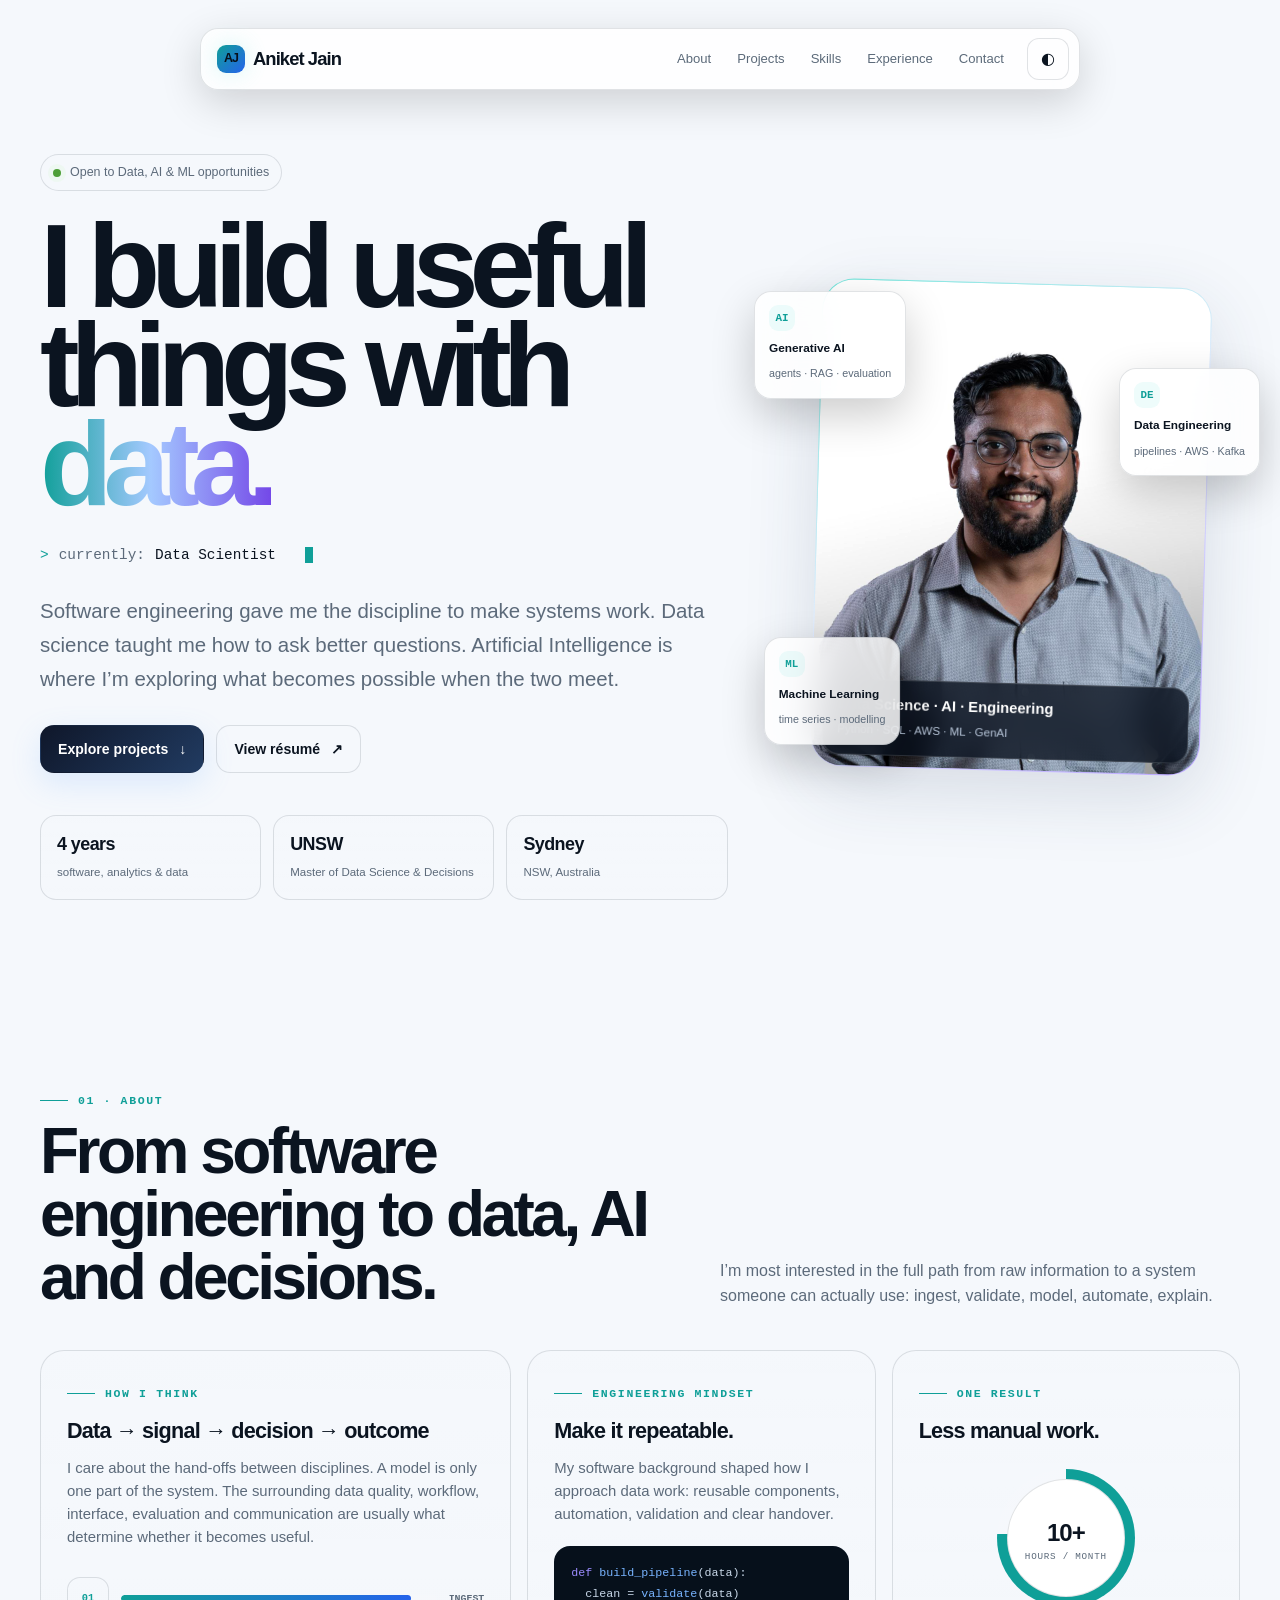
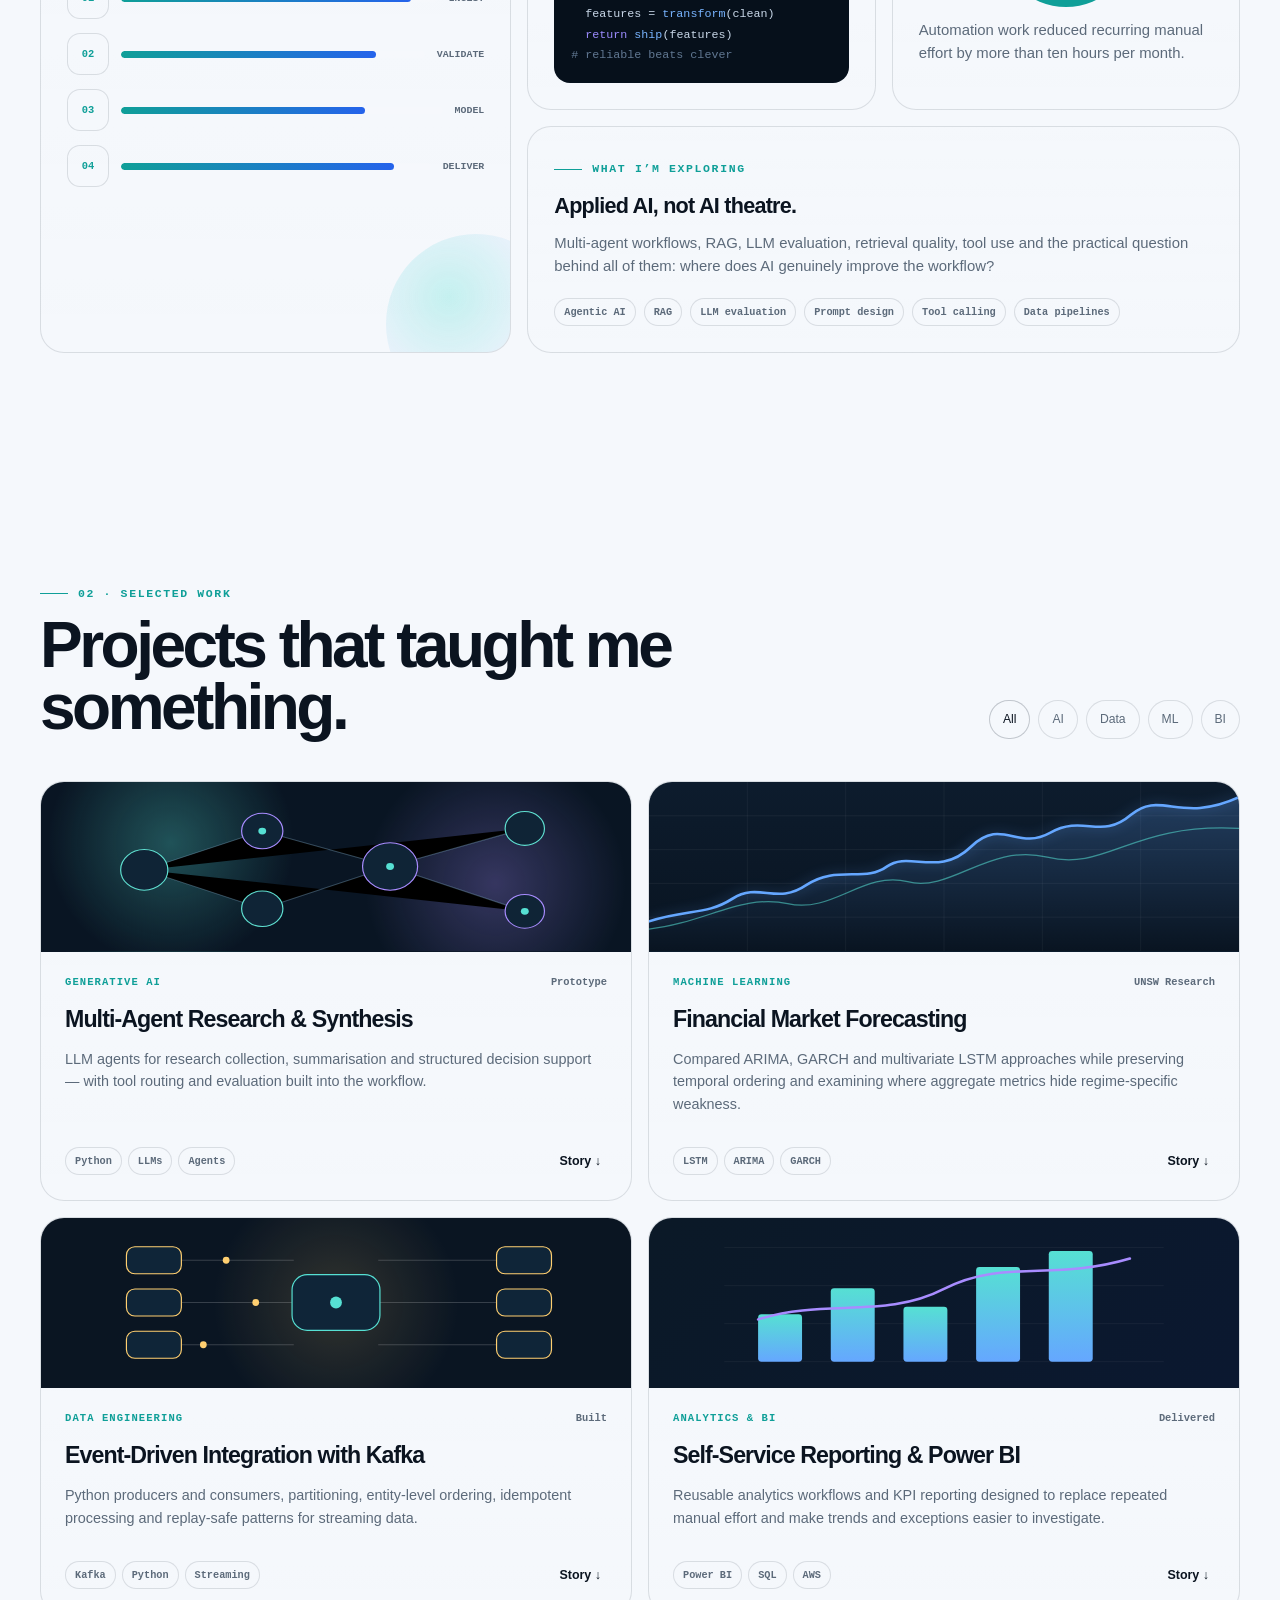
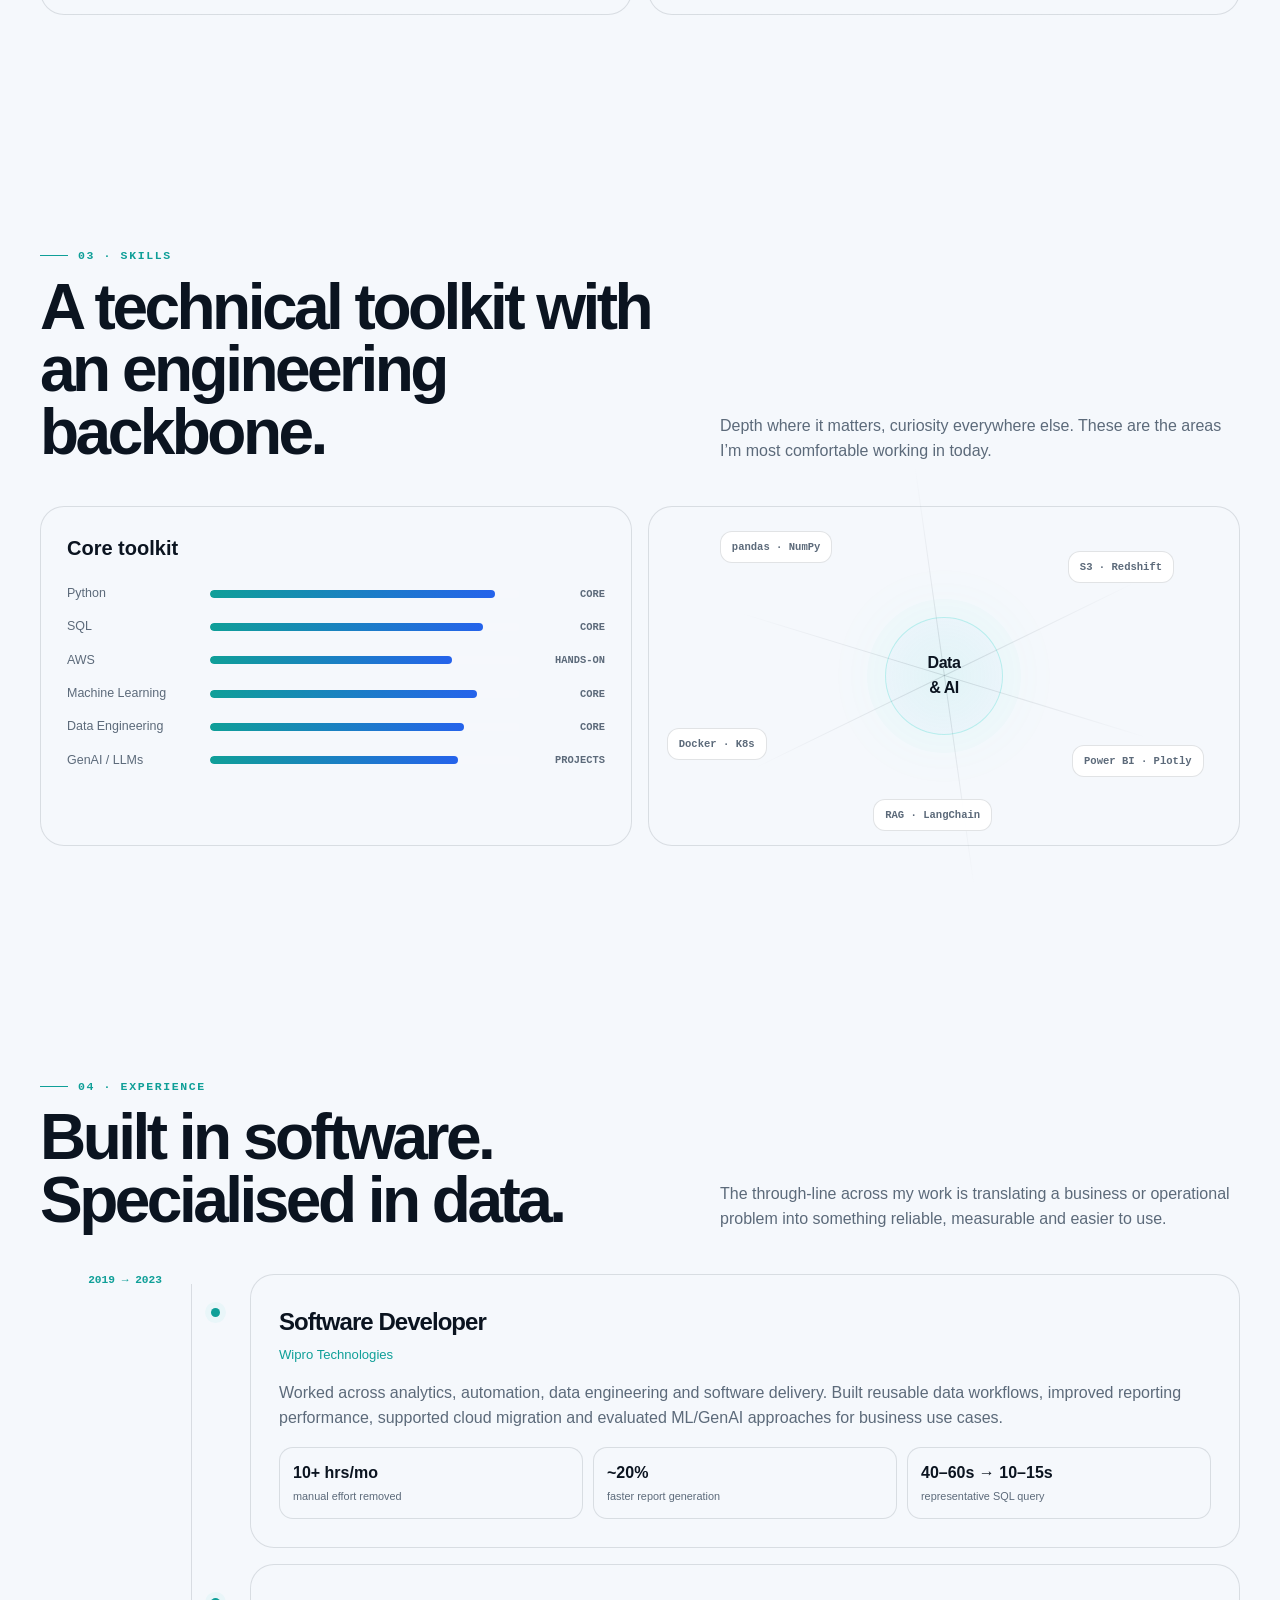
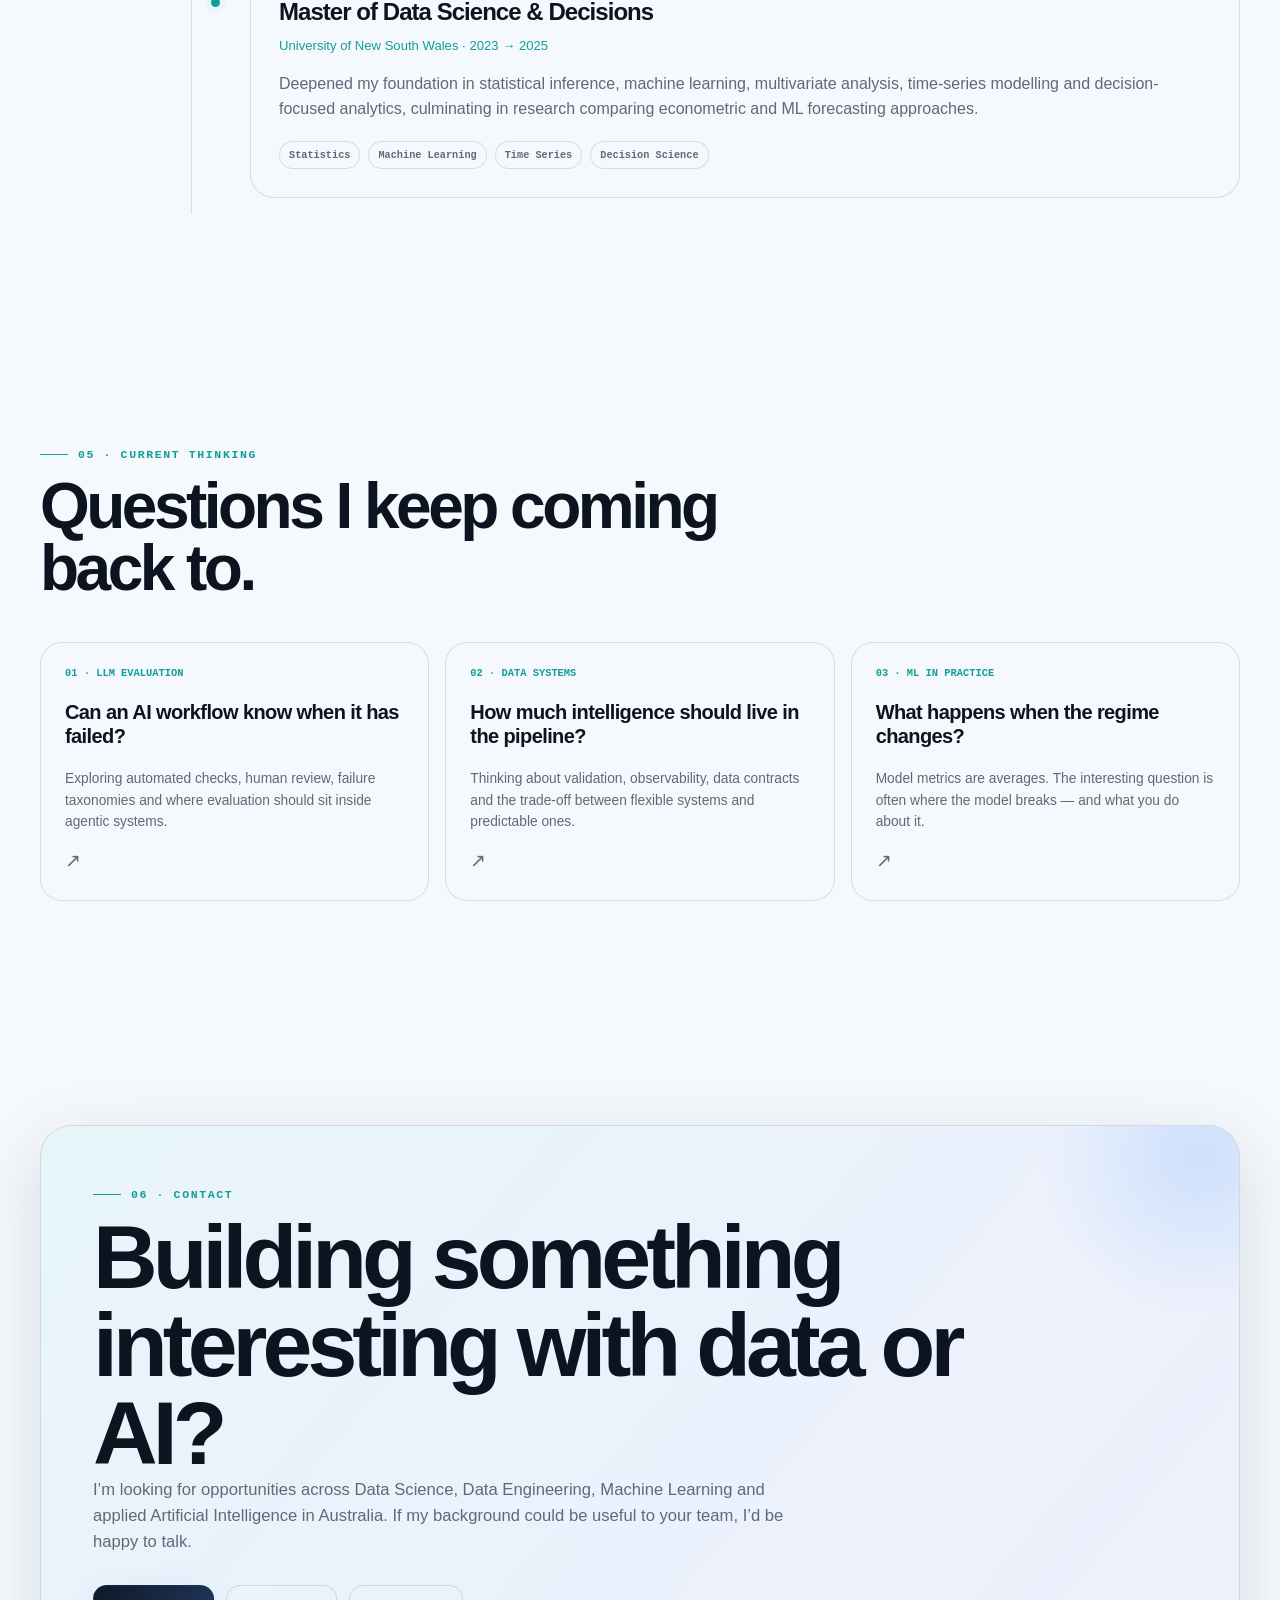
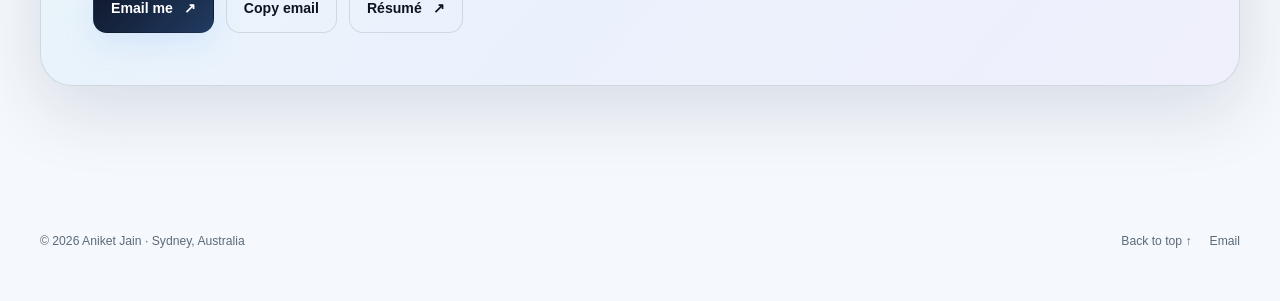
<file: index.html>
<!doctype html>
<html lang="en" data-theme="dark">
<head>
  <meta charset="utf-8" />
  <meta name="viewport" content="width=device-width, initial-scale=1" />
  <meta name="description" content="Aniket Jain — Data Science, Artificial Intelligence and Data Engineering. Python, SQL, AWS, Machine Learning, Generative AI and analytics." />
  <meta name="theme-color" content="#07111f" />
  <meta property="og:title" content="Aniket Jain — Data Science & Artificial Intelligence" />
  <meta property="og:description" content="Software engineering foundation. Data science depth. Practical AI and data systems." />
  <meta property="og:type" content="website" />
  <meta property="og:image" content="assets/aniket-headshot.jfif" />
  <title>Aniket Jain — Data Science & Artificial Intelligence</title>
  <link rel="icon" href="assets/favicon.svg" type="image/svg+xml" />
  <style>
    :root{
      --bg:#07111f;
      --bg2:#0a1728;
      --panel:rgba(15,29,48,.72);
      --panel2:rgba(10,23,40,.92);
      --panel-solid:#0e1b2c;
      --text:#f4f8ff;
      --muted:#98a9bd;
      --line:rgba(255,255,255,.11);
      --line-strong:rgba(255,255,255,.2);
      --blue:#65a7ff;
      --cyan:#56e0d3;
      --violet:#a88cff;
      --lime:#a4f58f;
      --gold:#ffcf70;
      --red:#ff8d8d;
      --shadow:0 24px 70px rgba(0,0,0,.36);
      --radius:24px;
      --max:1200px;
      --sans:Inter,ui-sans-serif,-apple-system,BlinkMacSystemFont,"Segoe UI",Roboto,Helvetica,Arial,sans-serif;
      --mono:"SFMono-Regular",Consolas,"Liberation Mono",Menlo,monospace;
    }
    html[data-theme="light"]{
      --bg:#f5f8fc;
      --bg2:#edf3fa;
      --panel:rgba(255,255,255,.76);
      --panel2:rgba(255,255,255,.94);
      --panel-solid:#fff;
      --text:#0b1420;
      --muted:#5c6a7a;
      --line:rgba(12,26,44,.12);
      --line-strong:rgba(12,26,44,.22);
      --blue:#2563eb;
      --cyan:#0f9f98;
      --violet:#7449e8;
      --lime:#4e9f38;
      --gold:#b7791f;
      --red:#d15454;
      --shadow:0 22px 70px rgba(39,63,91,.15);
    }
    *{box-sizing:border-box}
    html{scroll-behavior:smooth;background:var(--bg)}
    body{margin:0;color:var(--text);font-family:var(--sans);background:var(--bg);line-height:1.55;overflow-x:hidden;-webkit-font-smoothing:antialiased}
    body::before{content:"";position:fixed;inset:0;z-index:-5;background:
      radial-gradient(circle at 12% 8%,rgba(86,224,211,.14),transparent 27rem),
      radial-gradient(circle at 88% 14%,rgba(101,167,255,.17),transparent 29rem),
      radial-gradient(circle at 72% 78%,rgba(168,140,255,.12),transparent 30rem),
      linear-gradient(180deg,var(--bg),var(--bg2));}
    body::after{content:"";position:fixed;inset:0;z-index:-4;pointer-events:none;opacity:.18;background-image:linear-gradient(rgba(255,255,255,.045) 1px,transparent 1px),linear-gradient(90deg,rgba(255,255,255,.045) 1px,transparent 1px);background-size:56px 56px;mask-image:linear-gradient(to bottom,black,transparent 68%)}
    a{color:inherit;text-decoration:none}
    button{font:inherit;color:inherit}
    img{display:block;max-width:100%}
    ::selection{background:var(--cyan);color:#041016}
    .skip{position:fixed;left:16px;top:10px;z-index:9999;transform:translateY(-160%);background:var(--text);color:var(--bg);padding:10px 14px;border-radius:10px}.skip:focus{transform:translateY(0)}
    .scroll-progress{position:fixed;top:0;left:0;height:3px;width:0;z-index:1000;background:linear-gradient(90deg,var(--cyan),var(--blue),var(--violet));box-shadow:0 0 20px rgba(86,224,211,.5)}
    .cursor-glow{position:fixed;width:360px;height:360px;border-radius:50%;pointer-events:none;z-index:-2;transform:translate(-50%,-50%);background:radial-gradient(circle,rgba(101,167,255,.11),transparent 68%);opacity:0;transition:opacity .25s ease}
    .container{width:min(calc(100% - 40px),var(--max));margin:0 auto}
    .section{padding:112px 0}
    .section-head{display:flex;justify-content:space-between;gap:24px;align-items:end;margin-bottom:42px}
    .kicker{display:inline-flex;align-items:center;gap:10px;color:var(--cyan);font:700 .72rem/1 var(--mono);letter-spacing:.14em;text-transform:uppercase;margin-bottom:14px}
    .kicker::before{content:"";width:28px;height:1px;background:currentColor}
    h1,h2,h3,p{margin-top:0}
    h2{font-size:clamp(2.2rem,5vw,4.5rem);line-height:.98;letter-spacing:-.055em;margin-bottom:0;max-width:820px}
    .section-desc{max-width:520px;color:var(--muted);font-size:1rem;margin:0}

    /* header */
    .nav-shell{position:sticky;top:14px;z-index:900;padding-top:14px;pointer-events:none}
    .nav{pointer-events:auto;margin:0 auto;width:min(calc(100% - 28px),880px);height:62px;border:1px solid var(--line);background:color-mix(in srgb,var(--panel2) 90%,transparent);backdrop-filter:blur(20px) saturate(145%);border-radius:18px;display:flex;align-items:center;gap:12px;padding:8px 10px 8px 16px;box-shadow:0 12px 40px rgba(0,0,0,.16)}
    .brand{font-weight:900;letter-spacing:-.05em;font-size:1.15rem;margin-right:auto;display:flex;align-items:center;gap:8px}
    .brand-mark{width:28px;height:28px;border-radius:9px;display:grid;place-items:center;background:linear-gradient(135deg,var(--cyan),var(--blue));color:#06101a;font-size:.78rem;font-weight:900;box-shadow:0 0 22px rgba(86,224,211,.24)}
    .nav-links{display:flex;gap:4px}
    .nav-links a{padding:9px 11px;border-radius:10px;color:var(--muted);font-size:.82rem;transition:.2s}.nav-links a:hover,.nav-links a.active{color:var(--text);background:rgba(255,255,255,.06)}
    .theme{width:42px;height:42px;border-radius:12px;border:1px solid var(--line);background:rgba(255,255,255,.04);cursor:pointer;display:grid;place-items:center;transition:.2s}.theme:hover{transform:translateY(-2px);border-color:var(--line-strong)}

    /* hero */
    .hero{padding:78px 0 72px;min-height:820px;display:grid;align-items:center}
    .hero-grid{display:grid;grid-template-columns:minmax(0,1.2fr) minmax(330px,.8fr);gap:54px;align-items:center}
    .availability{display:inline-flex;align-items:center;gap:9px;border:1px solid var(--line);background:rgba(255,255,255,.045);border-radius:999px;padding:8px 12px;color:var(--muted);font-size:.78rem;margin-bottom:26px}.dot{width:8px;height:8px;border-radius:50%;background:var(--lime);box-shadow:0 0 0 5px rgba(164,245,143,.09);animation:pulse 2.1s infinite}@keyframes pulse{50%{box-shadow:0 0 0 10px rgba(164,245,143,0)}}
    .hero h1{font-size:clamp(4.1rem,9.3vw,8.4rem);line-height:.83;letter-spacing:-.078em;margin:0 0 30px;max-width:930px}
    .gradient-text{color:transparent;background:linear-gradient(90deg,var(--cyan),#a4c9ff 48%,var(--violet));background-clip:text;-webkit-background-clip:text}
    .hero-lede{font-size:clamp(1.08rem,1.6vw,1.32rem);color:var(--muted);max-width:760px;line-height:1.65;margin-bottom:30px}
    .hero-role{display:flex;align-items:center;gap:10px;margin:0 0 28px;font-family:var(--mono);color:var(--muted);font-size:.9rem}.role-prefix{color:var(--cyan)}.role-word{color:var(--text);min-width:140px}.cursor{width:8px;height:1.15em;background:var(--cyan);display:inline-block;animation:blink .9s steps(1) infinite}@keyframes blink{50%{opacity:0}}
    .hero-actions{display:flex;flex-wrap:wrap;gap:12px;margin-bottom:42px}
    .btn{min-height:48px;display:inline-flex;align-items:center;justify-content:center;gap:11px;padding:0 17px;border-radius:14px;border:1px solid var(--line);font-weight:750;font-size:.88rem;transition:transform .2s,border-color .2s,background .2s;cursor:pointer}.btn:hover{transform:translateY(-2px);border-color:var(--line-strong)}
    .btn-primary{background:linear-gradient(135deg,#e9f5ff,#bdd8ff);color:#07111f;border-color:transparent;box-shadow:0 10px 30px rgba(101,167,255,.18)}
    html[data-theme="light"] .btn-primary{background:linear-gradient(135deg,#0f172a,#213b61);color:white}
    .btn-ghost{background:rgba(255,255,255,.04)}
    .hero-stats{display:grid;grid-template-columns:repeat(3,1fr);gap:12px;max-width:700px}.stat{border:1px solid var(--line);background:linear-gradient(180deg,rgba(255,255,255,.045),rgba(255,255,255,.018));border-radius:16px;padding:15px 16px}.stat strong{display:block;font-size:1.12rem;letter-spacing:-.03em}.stat span{color:var(--muted);font-size:.72rem}
    .hero-visual{position:relative;min-height:590px;display:grid;place-items:center}
    .portrait-wrap{position:relative;width:min(100%,390px);aspect-ratio:4/5;border-radius:32px;padding:1px;background:linear-gradient(145deg,rgba(86,224,211,.8),rgba(101,167,255,.15) 45%,rgba(168,140,255,.75));box-shadow:var(--shadow);transform:rotate(1.6deg);transition:transform .3s ease}
    .portrait-wrap:hover{transform:rotate(0deg) translateY(-5px)}
    .portrait{width:100%;height:100%;object-fit:cover;object-position:center 32%;border-radius:31px;filter:brightness(1.07) contrast(1.02)}
    .portrait-overlay{position:absolute;inset:auto 12px 12px 12px;padding:13px 14px;border-radius:17px;background:rgba(4,13,25,.76);backdrop-filter:blur(14px);border:1px solid rgba(255,255,255,.14);color:white}.portrait-overlay strong{display:block;font-size:.92rem}.portrait-overlay span{font-size:.72rem;color:#b8c6d9}
    .float-card{position:absolute;border:1px solid var(--line);background:color-mix(in srgb,var(--panel2) 88%,transparent);backdrop-filter:blur(18px);border-radius:17px;padding:13px 14px;box-shadow:0 16px 44px rgba(0,0,0,.2);animation:float 5.2s ease-in-out infinite}.float-card b{display:block;font-size:.74rem;margin-bottom:3px}.float-card span{font-size:.67rem;color:var(--muted)}@keyframes float{50%{transform:translateY(-9px)}}
    .float-a{left:-28px;top:10%;animation-delay:-1.3s}.float-b{right:-20px;top:23%;animation-delay:-2.4s}.float-c{left:-18px;bottom:13%;animation-delay:-.6s}
    .mini-icon{width:26px;height:26px;border-radius:9px;display:grid;place-items:center;margin-bottom:8px;background:rgba(86,224,211,.1);color:var(--cyan);font:700 .68rem var(--mono)}

    /* bento */
    .bento{display:grid;grid-template-columns:1.15fr .85fr .85fr;grid-auto-rows:minmax(220px,auto);gap:16px}
    .card{position:relative;overflow:hidden;border:1px solid var(--line);background:linear-gradient(180deg,rgba(255,255,255,.055),rgba(255,255,255,.022));border-radius:var(--radius);padding:26px;box-shadow:inset 0 1px rgba(255,255,255,.03);transition:transform .25s,border-color .25s,background .25s}.card:hover{transform:translateY(-4px);border-color:var(--line-strong);background:linear-gradient(180deg,rgba(255,255,255,.075),rgba(255,255,255,.025))}.card h3{font-size:1.35rem;letter-spacing:-.035em;margin-bottom:10px}.card p{color:var(--muted);font-size:.93rem;margin-bottom:0}.card-large{grid-row:span 2}.card-wide{grid-column:span 2}.orb{position:absolute;width:180px;height:180px;border-radius:50%;filter:blur(0);opacity:.55;right:-56px;bottom:-62px;background:radial-gradient(circle at 35% 35%,rgba(86,224,211,.55),rgba(101,167,255,.12) 55%,transparent 70%)}
    .pipeline{margin-top:28px;display:grid;gap:14px}.pipe-row{display:grid;grid-template-columns:42px 1fr auto;align-items:center;gap:12px}.pipe-node{width:42px;height:42px;border-radius:13px;display:grid;place-items:center;border:1px solid var(--line);background:rgba(255,255,255,.04);font:700 .65rem var(--mono);color:var(--cyan)}.pipe-line{height:7px;border-radius:999px;background:rgba(255,255,255,.06);overflow:hidden}.pipe-line span{display:block;height:100%;border-radius:inherit;background:linear-gradient(90deg,var(--cyan),var(--blue));transform-origin:left;animation:flow 4.5s ease-in-out infinite}@keyframes flow{0%,100%{transform:scaleX(.22);opacity:.55}50%{transform:scaleX(1);opacity:1}}.pipe-row small{font:600 .62rem var(--mono);color:var(--muted)}
    .code-card{font-family:var(--mono);font-size:.73rem;line-height:1.75;margin-top:20px;border-radius:16px;padding:16px;border:1px solid var(--line);background:#06101b;color:#c9d8e9;overflow:hidden}.code-card .c{color:#617892}.code-card .k{color:#9c8cff}.code-card .s{color:#8ce0b4}.code-card .f{color:#78b4ff}.code-card .num{color:#ffc870}
    .metric-ring{width:138px;height:138px;border-radius:50%;display:grid;place-items:center;margin:22px auto 12px;background:conic-gradient(var(--cyan) 0 76%,rgba(255,255,255,.07) 76% 100%);position:relative}.metric-ring::after{content:"";position:absolute;inset:10px;border-radius:50%;background:var(--panel-solid);border:1px solid var(--line)}.metric-ring span{z-index:1;text-align:center;font-size:1.5rem;font-weight:850;letter-spacing:-.04em}.metric-ring small{display:block;color:var(--muted);font:500 .58rem var(--mono);letter-spacing:.08em}
    .tag-row{display:flex;flex-wrap:wrap;gap:8px;margin-top:20px}.tag{padding:7px 9px;border-radius:999px;border:1px solid var(--line);font:600 .64rem var(--mono);color:var(--muted);background:rgba(255,255,255,.025)}

    /* projects */
    .filters{display:flex;gap:8px;flex-wrap:wrap}.filter{border:1px solid var(--line);background:rgba(255,255,255,.03);border-radius:999px;padding:9px 13px;cursor:pointer;color:var(--muted);font-size:.76rem;transition:.2s}.filter.active,.filter:hover{color:var(--text);border-color:var(--line-strong);background:rgba(255,255,255,.07)}
    .projects{display:grid;grid-template-columns:repeat(2,minmax(0,1fr));gap:16px}
    .project{border:1px solid var(--line);border-radius:24px;background:linear-gradient(180deg,rgba(255,255,255,.055),rgba(255,255,255,.022));overflow:hidden;transition:.25s;display:flex;flex-direction:column;min-height:380px}.project:hover{transform:translateY(-5px);border-color:var(--line-strong);box-shadow:0 20px 50px rgba(0,0,0,.18)}.project[hidden]{display:none}
    .project-visual{height:170px;position:relative;overflow:hidden;border-bottom:1px solid var(--line);background:#0a1524}.project-body{padding:24px;display:flex;flex-direction:column;flex:1}.project-top{display:flex;align-items:center;justify-content:space-between;gap:12px;margin-bottom:14px}.project-type{font:700 .66rem var(--mono);text-transform:uppercase;letter-spacing:.1em;color:var(--cyan)}.project-year{font:600 .65rem var(--mono);color:var(--muted)}.project h3{font-size:1.45rem;letter-spacing:-.04em;margin-bottom:10px}.project p{color:var(--muted);font-size:.9rem}.project-footer{display:flex;justify-content:space-between;gap:14px;align-items:center;margin-top:auto;padding-top:18px}.project-tags{display:flex;gap:6px;flex-wrap:wrap}.project-btn{border:0;background:transparent;color:var(--text);font-weight:750;font-size:.78rem;cursor:pointer;white-space:nowrap}.project-btn:hover{color:var(--cyan)}
    .visual-agent{background:radial-gradient(circle at 22% 36%,rgba(86,224,211,.3),transparent 26%),radial-gradient(circle at 77% 60%,rgba(168,140,255,.28),transparent 28%),#091523}.visual-agent svg,.visual-market svg,.visual-kafka svg,.visual-bi svg{width:100%;height:100%}.agent-line{stroke:rgba(150,200,235,.34);stroke-width:1.2}.agent-node{fill:#0f2436;stroke:#5fe0d1;stroke-width:1.2}.agent-node.purple{stroke:#a88cff}.agent-pulse{fill:#56e0d3;animation:pulse-node 2.3s ease-in-out infinite}@keyframes pulse-node{50%{opacity:.25}}
    .visual-market{background:linear-gradient(180deg,#0d1c2d,#091421)}.market-line{fill:none;stroke:#65a7ff;stroke-width:3;stroke-linecap:round;stroke-linejoin:round;filter:drop-shadow(0 0 7px rgba(101,167,255,.4))}.market-line2{fill:none;stroke:#56e0d3;stroke-width:1.5;opacity:.55}.gridline{stroke:rgba(255,255,255,.06);stroke-width:1}.visual-kafka{background:radial-gradient(circle at 50% 50%,rgba(255,207,112,.16),transparent 40%),#0a1522}.visual-bi{background:linear-gradient(135deg,#0b1927,#0b1830)}
    .bar{fill:url(#barGrad);rx:4}.dotchart{fill:#56e0d3}
    .drawer{max-height:0;overflow:hidden;transition:max-height .45s ease;border-top:1px solid transparent}.project.open .drawer{max-height:420px;border-top-color:var(--line)}.drawer-inner{padding:0 24px 24px;color:var(--muted);font-size:.86rem}.drawer-inner strong{color:var(--text)}

    /* skills */
    .skill-grid{display:grid;grid-template-columns:1fr 1fr;gap:16px}.skill-panel{border:1px solid var(--line);border-radius:24px;padding:26px;background:rgba(255,255,255,.035)}.skill-panel h3{font-size:1.25rem;margin-bottom:20px}.skills{display:grid;gap:14px}.skill-row{display:grid;grid-template-columns:130px 1fr 72px;gap:13px;align-items:center}.skill-row span{font-size:.78rem;color:var(--muted)}.skill-bar{height:8px;border-radius:999px;background:rgba(255,255,255,.06);overflow:hidden}.skill-bar i{display:block;height:100%;width:var(--w);border-radius:999px;background:linear-gradient(90deg,var(--cyan),var(--blue));transform:scaleX(0);transform-origin:left;transition:transform 1.1s cubic-bezier(.2,.75,.2,1)}.skill-panel.visible .skill-bar i{transform:scaleX(1)}.skill-row small{font:600 .65rem var(--mono);color:var(--muted);text-align:right}
    .constellation{min-height:340px;position:relative;display:grid;place-items:center}.core{width:118px;height:118px;border-radius:50%;display:grid;place-items:center;text-align:center;border:1px solid rgba(86,224,211,.35);background:radial-gradient(circle,rgba(86,224,211,.13),rgba(101,167,255,.04));box-shadow:0 0 0 18px rgba(86,224,211,.025),0 0 70px rgba(86,224,211,.07);font-weight:850;letter-spacing:-.03em}.satellite{position:absolute;padding:9px 11px;border:1px solid var(--line);border-radius:12px;background:var(--panel2);font:650 .66rem var(--mono);color:var(--muted)}.sat1{top:7%;left:12%}.sat2{top:13%;right:11%}.sat3{left:3%;bottom:25%}.sat4{right:6%;bottom:20%}.sat5{bottom:4%;left:38%}.const-line{position:absolute;height:1px;background:linear-gradient(90deg,transparent,var(--line-strong),transparent);width:72%;transform-origin:center;opacity:.6}.l1{transform:rotate(17deg)}.l2{transform:rotate(-26deg)}.l3{transform:rotate(82deg)}

    /* experience */
    .timeline{display:grid;grid-template-columns:180px 1fr;gap:30px}.timeline-line{position:relative}.timeline-line::after{content:"";position:absolute;top:10px;bottom:0;right:28px;width:1px;background:var(--line)}.timeline-year{position:sticky;top:100px;font:700 .7rem var(--mono);color:var(--cyan);text-align:right;padding-right:58px}.timeline-item{border:1px solid var(--line);border-radius:24px;background:rgba(255,255,255,.035);padding:28px;margin-bottom:16px;position:relative}.timeline-item::before{content:"";position:absolute;left:-40px;top:33px;width:9px;height:9px;border-radius:50%;background:var(--cyan);box-shadow:0 0 0 6px rgba(86,224,211,.07)}.timeline-item h3{font-size:1.5rem;letter-spacing:-.04em;margin-bottom:5px}.timeline-item .company{color:var(--cyan);font-size:.82rem;margin-bottom:16px}.timeline-item p{color:var(--muted);margin-bottom:16px}.impact-grid{display:grid;grid-template-columns:repeat(3,1fr);gap:10px}.impact{border:1px solid var(--line);border-radius:14px;padding:13px;background:rgba(255,255,255,.025)}.impact strong{display:block;font-size:1rem}.impact span{display:block;color:var(--muted);font-size:.68rem;margin-top:3px}

    /* notes */
    .notes{display:grid;grid-template-columns:repeat(3,1fr);gap:16px}.note{border:1px solid var(--line);border-radius:22px;padding:24px;background:rgba(255,255,255,.03);min-height:240px;display:flex;flex-direction:column}.note small{font:650 .65rem var(--mono);color:var(--cyan);margin-bottom:22px}.note h3{font-size:1.25rem;line-height:1.18;letter-spacing:-.03em}.note p{color:var(--muted);font-size:.86rem}.note .arrow{margin-top:auto;color:var(--muted);font-size:1.2rem}

    /* contact */
    .contact-card{position:relative;overflow:hidden;border:1px solid var(--line);border-radius:32px;padding:52px;background:linear-gradient(130deg,rgba(86,224,211,.08),rgba(101,167,255,.07) 45%,rgba(168,140,255,.07));box-shadow:var(--shadow)}.contact-card::after{content:"";position:absolute;width:340px;height:340px;border-radius:50%;right:-130px;top:-140px;background:radial-gradient(circle,rgba(101,167,255,.23),transparent 65%)}.contact-card h2{font-size:clamp(3rem,7vw,6.4rem);max-width:940px}.contact-card p{max-width:700px;color:var(--muted);font-size:1.04rem}.contact-actions{display:flex;flex-wrap:wrap;gap:12px;margin-top:30px}.email-copy{position:relative}.toast{position:absolute;left:0;top:calc(100% + 9px);background:var(--text);color:var(--bg);padding:8px 10px;border-radius:9px;font-size:.68rem;opacity:0;transform:translateY(-4px);pointer-events:none;transition:.2s}.toast.show{opacity:1;transform:translateY(0)}
    footer{padding:34px 0 50px;color:var(--muted);font-size:.76rem}.footer-row{display:flex;justify-content:space-between;gap:20px;align-items:center}.footer-links{display:flex;gap:18px}

    /* reveal */
    .reveal{opacity:0;transform:translateY(20px);transition:opacity .65s ease,transform .65s ease}.reveal.visible{opacity:1;transform:none}
    @media (prefers-reduced-motion:reduce){html{scroll-behavior:auto}.reveal{opacity:1;transform:none;transition:none}.float-card,.dot,.cursor,.agent-pulse,.pipe-line span{animation:none!important}.portrait-wrap,.card,.project,.btn{transition:none!important}}
    @media (max-width:980px){.nav-links{display:none}.hero-grid{grid-template-columns:1fr}.hero{padding-top:64px}.hero-visual{min-height:520px}.hero h1{font-size:clamp(4rem,14vw,7rem)}.bento{grid-template-columns:1fr 1fr}.card-large{grid-row:auto}.card-wide{grid-column:span 2}.projects{grid-template-columns:1fr}.skill-grid{grid-template-columns:1fr}.notes{grid-template-columns:1fr 1fr}.timeline{grid-template-columns:1fr}.timeline-line{display:none}.timeline-item::before{display:none}.impact-grid{grid-template-columns:repeat(3,1fr)}}
    @media (max-width:680px){.container{width:min(calc(100% - 26px),var(--max))}.section{padding:82px 0}.nav{height:56px;border-radius:16px}.hero{min-height:auto;padding-top:60px}.hero h1{font-size:clamp(3.45rem,18vw,5.8rem)}.hero-lede{font-size:1rem}.hero-stats{grid-template-columns:1fr}.hero-visual{min-height:440px}.portrait-wrap{width:min(86%,340px)}.float-a{left:0;top:5%}.float-b{right:0;top:21%}.float-c{left:1%;bottom:7%}.section-head{align-items:start;flex-direction:column}.bento{grid-template-columns:1fr}.card-wide{grid-column:auto}.notes{grid-template-columns:1fr}.impact-grid{grid-template-columns:1fr}.contact-card{padding:30px 22px;border-radius:24px}.footer-row{flex-direction:column;align-items:flex-start}.skill-row{grid-template-columns:105px 1fr 62px}.constellation{min-height:300px}.satellite{font-size:.58rem}.project-body{padding:20px}.project-visual{height:150px}}
  </style>
  <script type="application/ld+json">
  {"@context":"https://schema.org","@type":"Person","name":"Aniket Jain","jobTitle":"Data & AI Professional","email":"mailto:aniket296996@gmail.com","address":{"@type":"PostalAddress","addressLocality":"Sydney","addressRegion":"NSW","addressCountry":"AU"},"alumniOf":{"@type":"CollegeOrUniversity","name":"University of New South Wales"},"knowsAbout":["Data Science","Artificial Intelligence","Machine Learning","Data Engineering","Python","SQL","AWS","Generative AI"]}
  </script>
</head>
<body>
  <a class="skip" href="#main">Skip to content</a>
  <div class="scroll-progress" aria-hidden="true"></div>
  <div class="cursor-glow" aria-hidden="true"></div>

  <div class="nav-shell">
    <nav class="nav" aria-label="Primary navigation">
      <a class="brand" href="#top"><span class="brand-mark">AJ</span><span>Aniket Jain</span></a>
      <div class="nav-links">
        <a href="#about">About</a><a href="#work">Projects</a><a href="#skills">Skills</a><a href="#experience">Experience</a><a href="#contact">Contact</a>
      </div>
      <button class="theme" type="button" aria-label="Toggle theme" title="Toggle theme"><span aria-hidden="true">◐</span></button>
    </nav>
  </div>

  <main id="main">
    <section class="hero" id="top">
      <div class="container hero-grid">
        <div class="reveal">
          <div class="availability"><span class="dot"></span> Open to Data, AI & ML opportunities</div>
          <h1>I build useful things with <span class="gradient-text">data.</span></h1>
          <div class="hero-role"><span class="role-prefix">&gt;</span><span>currently:</span><span class="role-word">Data Scientist</span><span class="cursor" aria-hidden="true"></span></div>
          <p class="hero-lede">Software engineering gave me the discipline to make systems work. Data science taught me how to ask better questions. Artificial Intelligence is where I’m exploring what becomes possible when the two meet.</p>
          <div class="hero-actions">
            <a class="btn btn-primary" href="#work">Explore projects <span aria-hidden="true">↓</span></a>
            <a class="btn btn-ghost" href="assets/Aniket_Jain_Resume.pdf" target="_blank" rel="noopener">View résumé <span aria-hidden="true">↗</span></a>
          </div>
          <div class="hero-stats">
            <div class="stat"><strong>4 years</strong><span>software, analytics & data</span></div>
            <div class="stat"><strong>UNSW</strong><span>Master of Data Science & Decisions</span></div>
            <div class="stat"><strong>Sydney</strong><span>NSW, Australia</span></div>
          </div>
        </div>
        <div class="hero-visual reveal" aria-label="Profile visual">
          <div class="portrait-wrap" data-tilt>
            <img class="portrait" src="assets/aniket-headshot.jfif" alt="Aniket Jain" />
            <div class="portrait-overlay"><strong>Data Science · AI · Engineering</strong><span>Python · SQL · AWS · ML · GenAI</span></div>
          </div>
          <div class="float-card float-a"><div class="mini-icon">AI</div><b>Generative AI</b><span>agents · RAG · evaluation</span></div>
          <div class="float-card float-b"><div class="mini-icon">DE</div><b>Data Engineering</b><span>pipelines · AWS · Kafka</span></div>
          <div class="float-card float-c"><div class="mini-icon">ML</div><b>Machine Learning</b><span>time series · modelling</span></div>
        </div>
      </div>
    </section>

    <section class="section" id="about">
      <div class="container">
        <div class="section-head reveal">
          <div><div class="kicker">01 · About</div><h2>From software engineering to data, AI and decisions.</h2></div>
          <p class="section-desc">I’m most interested in the full path from raw information to a system someone can actually use: ingest, validate, model, automate, explain.</p>
        </div>
        <div class="bento">
          <article class="card card-large reveal">
            <div class="kicker">How I think</div>
            <h3>Data → signal → decision → outcome</h3>
            <p>I care about the hand-offs between disciplines. A model is only one part of the system. The surrounding data quality, workflow, interface, evaluation and communication are usually what determine whether it becomes useful.</p>
            <div class="pipeline" aria-label="Data to decision pipeline">
              <div class="pipe-row"><div class="pipe-node">01</div><div class="pipe-line"><span style="width:92%"></span></div><small>INGEST</small></div>
              <div class="pipe-row"><div class="pipe-node">02</div><div class="pipe-line"><span style="width:84%;animation-delay:-.8s"></span></div><small>VALIDATE</small></div>
              <div class="pipe-row"><div class="pipe-node">03</div><div class="pipe-line"><span style="width:76%;animation-delay:-1.6s"></span></div><small>MODEL</small></div>
              <div class="pipe-row"><div class="pipe-node">04</div><div class="pipe-line"><span style="width:88%;animation-delay:-2.3s"></span></div><small>DELIVER</small></div>
            </div>
            <div class="orb"></div>
          </article>

          <article class="card reveal">
            <div class="kicker">Engineering mindset</div>
            <h3>Make it repeatable.</h3>
            <p>My software background shaped how I approach data work: reusable components, automation, validation and clear handover.</p>
            <div class="code-card" aria-label="Illustrative Python code">
              <div><span class="k">def</span> <span class="f">build_pipeline</span>(data):</div>
              <div>&nbsp;&nbsp;clean = <span class="f">validate</span>(data)</div>
              <div>&nbsp;&nbsp;features = <span class="f">transform</span>(clean)</div>
              <div>&nbsp;&nbsp;<span class="k">return</span> <span class="f">ship</span>(features)</div>
              <div class="c"># reliable beats clever</div>
            </div>
          </article>

          <article class="card reveal">
            <div class="kicker">One result</div>
            <h3>Less manual work.</h3>
            <div class="metric-ring"><span>10+<small>HOURS / MONTH</small></span></div>
            <p>Automation work reduced recurring manual effort by more than ten hours per month.</p>
          </article>

          <article class="card card-wide reveal">
            <div class="kicker">What I’m exploring</div>
            <h3>Applied AI, not AI theatre.</h3>
            <p>Multi-agent workflows, RAG, LLM evaluation, retrieval quality, tool use and the practical question behind all of them: where does AI genuinely improve the workflow?</p>
            <div class="tag-row"><span class="tag">Agentic AI</span><span class="tag">RAG</span><span class="tag">LLM evaluation</span><span class="tag">Prompt design</span><span class="tag">Tool calling</span><span class="tag">Data pipelines</span></div>
          </article>
        </div>
      </div>
    </section>

    <section class="section" id="work">
      <div class="container">
        <div class="section-head reveal">
          <div><div class="kicker">02 · Selected work</div><h2>Projects that taught me something.</h2></div>
          <div class="filters" role="group" aria-label="Filter projects">
            <button class="filter active" data-filter="all">All</button><button class="filter" data-filter="ai">AI</button><button class="filter" data-filter="data">Data</button><button class="filter" data-filter="ml">ML</button><button class="filter" data-filter="bi">BI</button>
          </div>
        </div>

        <div class="projects">
          <article class="project reveal" data-category="ai" data-tilt>
            <div class="project-visual visual-agent" aria-hidden="true">
              <svg viewBox="0 0 600 200" preserveAspectRatio="none">
                <path class="agent-line" d="M105 104 L225 58 L355 100 L492 55"/><path class="agent-line" d="M105 104 L225 150 L355 100 L492 153"/>
                <circle class="agent-node" cx="105" cy="104" r="24"/><circle class="agent-node purple" cx="225" cy="58" r="21"/><circle class="agent-node" cx="225" cy="150" r="21"/><circle class="agent-node purple" cx="355" cy="100" r="28"/><circle class="agent-node" cx="492" cy="55" r="20"/><circle class="agent-node purple" cx="492" cy="153" r="20"/>
                <circle class="agent-pulse" cx="225" cy="58" r="4"/><circle class="agent-pulse" cx="355" cy="100" r="4" style="animation-delay:-.7s"/><circle class="agent-pulse" cx="492" cy="153" r="4" style="animation-delay:-1.2s"/>
              </svg>
            </div>
            <div class="project-body">
              <div class="project-top"><span class="project-type">Generative AI</span><span class="project-year">Prototype</span></div>
              <h3>Multi-Agent Research & Synthesis</h3>
              <p>LLM agents for research collection, summarisation and structured decision support — with tool routing and evaluation built into the workflow.</p>
              <div class="project-footer"><div class="project-tags"><span class="tag">Python</span><span class="tag">LLMs</span><span class="tag">Agents</span></div><button class="project-btn" type="button">Story ↓</button></div>
            </div>
            <div class="drawer"><div class="drawer-inner"><strong>What I learned:</strong> polished output is not the same as reliable output. I added automated checks for workflow completion and output structure, then manually reviewed relevance, completeness and factual consistency. Failures informed prompt, routing and agent-role changes.</div></div>
          </article>

          <article class="project reveal" data-category="ml" data-tilt>
            <div class="project-visual visual-market" aria-hidden="true">
              <svg viewBox="0 0 600 200" preserveAspectRatio="none">
                <defs><linearGradient id="areaGrad" x1="0" y1="0" x2="0" y2="1"><stop offset="0" stop-color="#65a7ff" stop-opacity=".24"/><stop offset="1" stop-color="#65a7ff" stop-opacity="0"/></linearGradient></defs>
                <path class="gridline" d="M0 40H600M0 80H600M0 120H600M0 160H600"/><path class="gridline" d="M100 0V200M200 0V200M300 0V200M400 0V200M500 0V200"/>
                <path d="M0 165 C40 150 58 158 85 138 S130 146 160 122 S220 119 242 100 S295 113 327 77 S374 82 408 60 S460 69 490 39 S540 50 600 18 L600 200 L0 200Z" fill="url(#areaGrad)"/>
                <path class="market-line" d="M0 165 C40 150 58 158 85 138 S130 146 160 122 S220 119 242 100 S295 113 327 77 S374 82 408 60 S460 69 490 39 S540 50 600 18"/>
                <path class="market-line2" d="M0 174 C56 167 95 132 141 144 S218 105 263 118 S345 72 405 89 S491 48 600 55"/>
              </svg>
            </div>
            <div class="project-body"><div class="project-top"><span class="project-type">Machine Learning</span><span class="project-year">UNSW Research</span></div><h3>Financial Market Forecasting</h3><p>Compared ARIMA, GARCH and multivariate LSTM approaches while preserving temporal ordering and examining where aggregate metrics hide regime-specific weakness.</p><div class="project-footer"><div class="project-tags"><span class="tag">LSTM</span><span class="tag">ARIMA</span><span class="tag">GARCH</span></div><button class="project-btn" type="button">Story ↓</button></div></div>
            <div class="drawer"><div class="drawer-inner"><strong>Result:</strong> LSTM RMSE 12.83, MAE 8.37 and R² 0.9573 versus ARIMA RMSE 16.26 and MAE 12.55. The more useful finding was that performance still weakened during volatility spikes, motivating a hybrid LSTM-GARCH direction.</div></div>
          </article>

          <article class="project reveal" data-category="data" data-tilt>
            <div class="project-visual visual-kafka" aria-hidden="true">
              <svg viewBox="0 0 600 200"><g fill="none" stroke="rgba(255,255,255,.18)" stroke-width="1.3"><path d="M80 50H250M80 100H250M80 150H250M350 50H520M350 100H520M350 150H520"/></g><g fill="#0f2538" stroke="#ffcf70" stroke-width="1.4"><rect x="52" y="34" width="65" height="32" rx="10"/><rect x="52" y="84" width="65" height="32" rx="10"/><rect x="52" y="134" width="65" height="32" rx="10"/><rect x="248" y="67" width="104" height="66" rx="18" stroke="#56e0d3"/><rect x="490" y="34" width="65" height="32" rx="10"/><rect x="490" y="84" width="65" height="32" rx="10"/><rect x="490" y="134" width="65" height="32" rx="10"/></g><g fill="#ffcf70"><circle cx="170" cy="50" r="4"/><circle cx="205" cy="100" r="4"/><circle cx="143" cy="150" r="4"/></g><g fill="#56e0d3"><circle cx="300" cy="100" r="7"/></g></svg>
            </div>
            <div class="project-body"><div class="project-top"><span class="project-type">Data Engineering</span><span class="project-year">Built</span></div><h3>Event-Driven Integration with Kafka</h3><p>Python producers and consumers, partitioning, entity-level ordering, idempotent processing and replay-safe patterns for streaming data.</p><div class="project-footer"><div class="project-tags"><span class="tag">Kafka</span><span class="tag">Python</span><span class="tag">Streaming</span></div><button class="project-btn" type="button">Story ↓</button></div></div>
            <div class="drawer"><div class="drawer-inner"><strong>Design choice:</strong> used business identifiers as partition keys to preserve ordering per entity, unique event IDs for idempotency, and offset commits only after successful processing so events could be replayed safely.</div></div>
          </article>

          <article class="project reveal" data-category="bi" data-tilt>
            <div class="project-visual visual-bi" aria-hidden="true">
              <svg viewBox="0 0 600 200"><defs><linearGradient id="barGrad" x1="0" x2="0" y1="0" y2="1"><stop stop-color="#56e0d3"/><stop offset="1" stop-color="#65a7ff"/></linearGradient></defs><path class="gridline" d="M40 35H560M40 80H560M40 125H560M40 170H560"/><rect class="bar" x="80" y="114" width="52" height="56"/><rect class="bar" x="166" y="83" width="52" height="87"/><rect class="bar" x="252" y="105" width="52" height="65"/><rect class="bar" x="338" y="58" width="52" height="112"/><rect class="bar" x="424" y="39" width="52" height="131"/><path d="M80 120 C160 95 230 120 300 84 S430 75 520 48" fill="none" stroke="#a88cff" stroke-width="3" stroke-linecap="round"/></svg>
            </div>
            <div class="project-body"><div class="project-top"><span class="project-type">Analytics & BI</span><span class="project-year">Delivered</span></div><h3>Self-Service Reporting & Power BI</h3><p>Reusable analytics workflows and KPI reporting designed to replace repeated manual effort and make trends and exceptions easier to investigate.</p><div class="project-footer"><div class="project-tags"><span class="tag">Power BI</span><span class="tag">SQL</span><span class="tag">AWS</span></div><button class="project-btn" type="button">Story ↓</button></div></div>
            <div class="drawer"><div class="drawer-inner"><strong>Outcome:</strong> the reporting solution improved report-generation speed by approximately 20%, while broader automation reduced recurring manual effort by more than 10 hours per month.</div></div>
          </article>
        </div>
      </div>
    </section>

    <section class="section" id="skills">
      <div class="container">
        <div class="section-head reveal"><div><div class="kicker">03 · Skills</div><h2>A technical toolkit with an engineering backbone.</h2></div><p class="section-desc">Depth where it matters, curiosity everywhere else. These are the areas I’m most comfortable working in today.</p></div>
        <div class="skill-grid">
          <article class="skill-panel reveal">
            <h3>Core toolkit</h3>
            <div class="skills">
              <div class="skill-row"><span>Python</span><div class="skill-bar"><i style="--w:92%"></i></div><small>CORE</small></div>
              <div class="skill-row"><span>SQL</span><div class="skill-bar"><i style="--w:88%"></i></div><small>CORE</small></div>
              <div class="skill-row"><span>AWS</span><div class="skill-bar"><i style="--w:78%"></i></div><small>HANDS-ON</small></div>
              <div class="skill-row"><span>Machine Learning</span><div class="skill-bar"><i style="--w:86%"></i></div><small>CORE</small></div>
              <div class="skill-row"><span>Data Engineering</span><div class="skill-bar"><i style="--w:82%"></i></div><small>CORE</small></div>
              <div class="skill-row"><span>GenAI / LLMs</span><div class="skill-bar"><i style="--w:80%"></i></div><small>PROJECTS</small></div>
            </div>
          </article>
          <article class="skill-panel constellation reveal" aria-label="Technology constellation">
            <div class="const-line l1"></div><div class="const-line l2"></div><div class="const-line l3"></div>
            <div class="core">Data<br>& AI</div>
            <span class="satellite sat1">pandas · NumPy</span><span class="satellite sat2">S3 · Redshift</span><span class="satellite sat3">Docker · K8s</span><span class="satellite sat4">Power BI · Plotly</span><span class="satellite sat5">RAG · LangChain</span>
          </article>
        </div>
      </div>
    </section>

    <section class="section" id="experience">
      <div class="container">
        <div class="section-head reveal"><div><div class="kicker">04 · Experience</div><h2>Built in software. Specialised in data.</h2></div><p class="section-desc">The through-line across my work is translating a business or operational problem into something reliable, measurable and easier to use.</p></div>
        <div class="timeline">
          <div class="timeline-line"><div class="timeline-year">2019 → 2023</div></div>
          <div>
            <article class="timeline-item reveal">
              <h3>Software Developer</h3><div class="company">Wipro Technologies</div>
              <p>Worked across analytics, automation, data engineering and software delivery. Built reusable data workflows, improved reporting performance, supported cloud migration and evaluated ML/GenAI approaches for business use cases.</p>
              <div class="impact-grid"><div class="impact"><strong>10+ hrs/mo</strong><span>manual effort removed</span></div><div class="impact"><strong>~20%</strong><span>faster report generation</span></div><div class="impact"><strong>40–60s → 10–15s</strong><span>representative SQL query</span></div></div>
            </article>
            <article class="timeline-item reveal">
              <h3>Master of Data Science & Decisions</h3><div class="company">University of New South Wales · 2023 → 2025</div>
              <p>Deepened my foundation in statistical inference, machine learning, multivariate analysis, time-series modelling and decision-focused analytics, culminating in research comparing econometric and ML forecasting approaches.</p>
              <div class="tag-row"><span class="tag">Statistics</span><span class="tag">Machine Learning</span><span class="tag">Time Series</span><span class="tag">Decision Science</span></div>
            </article>
          </div>
        </div>
      </div>
    </section>

    <section class="section" id="thinking">
      <div class="container">
        <div class="section-head reveal"><div><div class="kicker">05 · Current thinking</div><h2>Questions I keep coming back to.</h2></div></div>
        <div class="notes">
          <article class="note reveal"><small>01 · LLM EVALUATION</small><h3>Can an AI workflow know when it has failed?</h3><p>Exploring automated checks, human review, failure taxonomies and where evaluation should sit inside agentic systems.</p><span class="arrow">↗</span></article>
          <article class="note reveal"><small>02 · DATA SYSTEMS</small><h3>How much intelligence should live in the pipeline?</h3><p>Thinking about validation, observability, data contracts and the trade-off between flexible systems and predictable ones.</p><span class="arrow">↗</span></article>
          <article class="note reveal"><small>03 · ML IN PRACTICE</small><h3>What happens when the regime changes?</h3><p>Model metrics are averages. The interesting question is often where the model breaks — and what you do about it.</p><span class="arrow">↗</span></article>
        </div>
      </div>
    </section>

    <section class="section" id="contact">
      <div class="container">
        <div class="contact-card reveal">
          <div class="kicker">06 · Contact</div>
          <h2>Building something interesting with data or AI?</h2>
          <p>I’m looking for opportunities across Data Science, Data Engineering, Machine Learning and applied Artificial Intelligence in Australia. If my background could be useful to your team, I’d be happy to talk.</p>
          <div class="contact-actions">
            <a class="btn btn-primary" href="mailto:aniket296996@gmail.com">Email me <span aria-hidden="true">↗</span></a>
            <div class="email-copy"><button class="btn btn-ghost" type="button" data-copy-email>Copy email</button><span class="toast" role="status" aria-live="polite">Copied</span></div>
            <a class="btn btn-ghost" href="assets/Aniket_Jain_Resume.pdf" target="_blank" rel="noopener">Résumé <span aria-hidden="true">↗</span></a>
          </div>
        </div>
      </div>
    </section>
  </main>

  <footer><div class="container footer-row"><span>© <span id="year"></span> Aniket Jain · Sydney, Australia</span><div class="footer-links"><a href="#top">Back to top ↑</a><a href="mailto:aniket296996@gmail.com">Email</a></div></div></footer>

  <script>
    (()=>{
      const root=document.documentElement;
      const reduce=window.matchMedia && window.matchMedia('(prefers-reduced-motion: reduce)').matches;
      const themeButton=document.querySelector('.theme');
      const saved=localStorage.getItem('aniket-theme');
      if(saved) root.dataset.theme=saved;
      else if(window.matchMedia && window.matchMedia('(prefers-color-scheme: light)').matches) root.dataset.theme='light';
      themeButton?.addEventListener('click',()=>{const next=root.dataset.theme==='dark'?'light':'dark';root.dataset.theme=next;localStorage.setItem('aniket-theme',next)});

      const progress=document.querySelector('.scroll-progress');
      const onScroll=()=>{const max=document.documentElement.scrollHeight-innerHeight;progress.style.width=(max>0?(scrollY/max)*100:0)+'%'};
      addEventListener('scroll',onScroll,{passive:true});onScroll();

      const glow=document.querySelector('.cursor-glow');
      if(!reduce && matchMedia('(pointer:fine)').matches){addEventListener('pointermove',e=>{glow.style.left=e.clientX+'px';glow.style.top=e.clientY+'px';glow.style.opacity='1'},{passive:true})}

      const roles=['Data Scientist','Data Engineer','AI Builder','ML Practitioner'];let roleIndex=0;
      const roleNode=document.querySelector('.role-word');
      if(roleNode && !reduce){setInterval(()=>{roleIndex=(roleIndex+1)%roles.length;roleNode.animate([{opacity:1,transform:'translateY(0)'},{opacity:0,transform:'translateY(-6px)'},{opacity:0,transform:'translateY(6px)'},{opacity:1,transform:'translateY(0)'}],{duration:420,easing:'ease'});setTimeout(()=>roleNode.textContent=roles[roleIndex],210)},2400)}

      const observer=new IntersectionObserver(entries=>entries.forEach(entry=>{if(entry.isIntersecting){entry.target.classList.add('visible');observer.unobserve(entry.target)}}),{threshold:.1,rootMargin:'0px 0px -40px'});
      document.querySelectorAll('.reveal,.skill-panel').forEach(el=>observer.observe(el));
      if(reduce) document.querySelectorAll('.reveal,.skill-panel').forEach(el=>el.classList.add('visible'));

      const sections=[...document.querySelectorAll('main section[id]')];const navLinks=[...document.querySelectorAll('.nav-links a')];
      const navObs=new IntersectionObserver(entries=>entries.forEach(entry=>{if(entry.isIntersecting){navLinks.forEach(a=>a.classList.toggle('active',a.getAttribute('href')==='#'+entry.target.id))}}),{rootMargin:'-35% 0px -55%',threshold:0});sections.forEach(s=>navObs.observe(s));

      document.querySelectorAll('.project-btn').forEach(btn=>btn.addEventListener('click',()=>{const card=btn.closest('.project');card.classList.toggle('open');btn.textContent=card.classList.contains('open')?'Close ↑':'Story ↓'}));
      const filterButtons=[...document.querySelectorAll('.filter')];const projects=[...document.querySelectorAll('.project')];
      filterButtons.forEach(btn=>btn.addEventListener('click',()=>{filterButtons.forEach(b=>b.classList.remove('active'));btn.classList.add('active');const f=btn.dataset.filter;projects.forEach(p=>p.hidden=!(f==='all'||p.dataset.category===f))}));

      if(!reduce && matchMedia('(pointer:fine)').matches){document.querySelectorAll('[data-tilt]').forEach(el=>{el.addEventListener('pointermove',e=>{const r=el.getBoundingClientRect();const x=(e.clientX-r.left)/r.width-.5;const y=(e.clientY-r.top)/r.height-.5;el.style.transform=`perspective(900px) rotateX(${(-y*2.4).toFixed(2)}deg) rotateY(${(x*3.2).toFixed(2)}deg) translateY(-3px)`});el.addEventListener('pointerleave',()=>el.style.transform='')})}

      const copy=document.querySelector('[data-copy-email]');const toast=document.querySelector('.toast');
      copy?.addEventListener('click',async()=>{const email='aniket296996@gmail.com';let ok=false;try{await navigator.clipboard.writeText(email);ok=true}catch(e){const ta=document.createElement('textarea');ta.value=email;ta.style.position='fixed';ta.style.opacity='0';document.body.appendChild(ta);ta.select();try{ok=document.execCommand('copy')}catch(_){}ta.remove()}if(ok){toast.textContent='Copied';toast.classList.add('show');setTimeout(()=>toast.classList.remove('show'),1400)}else location.href='mailto:'+email});
      document.querySelector('#year').textContent=new Date().getFullYear();
    })();
  </script>
</body>
</html>
</file>
